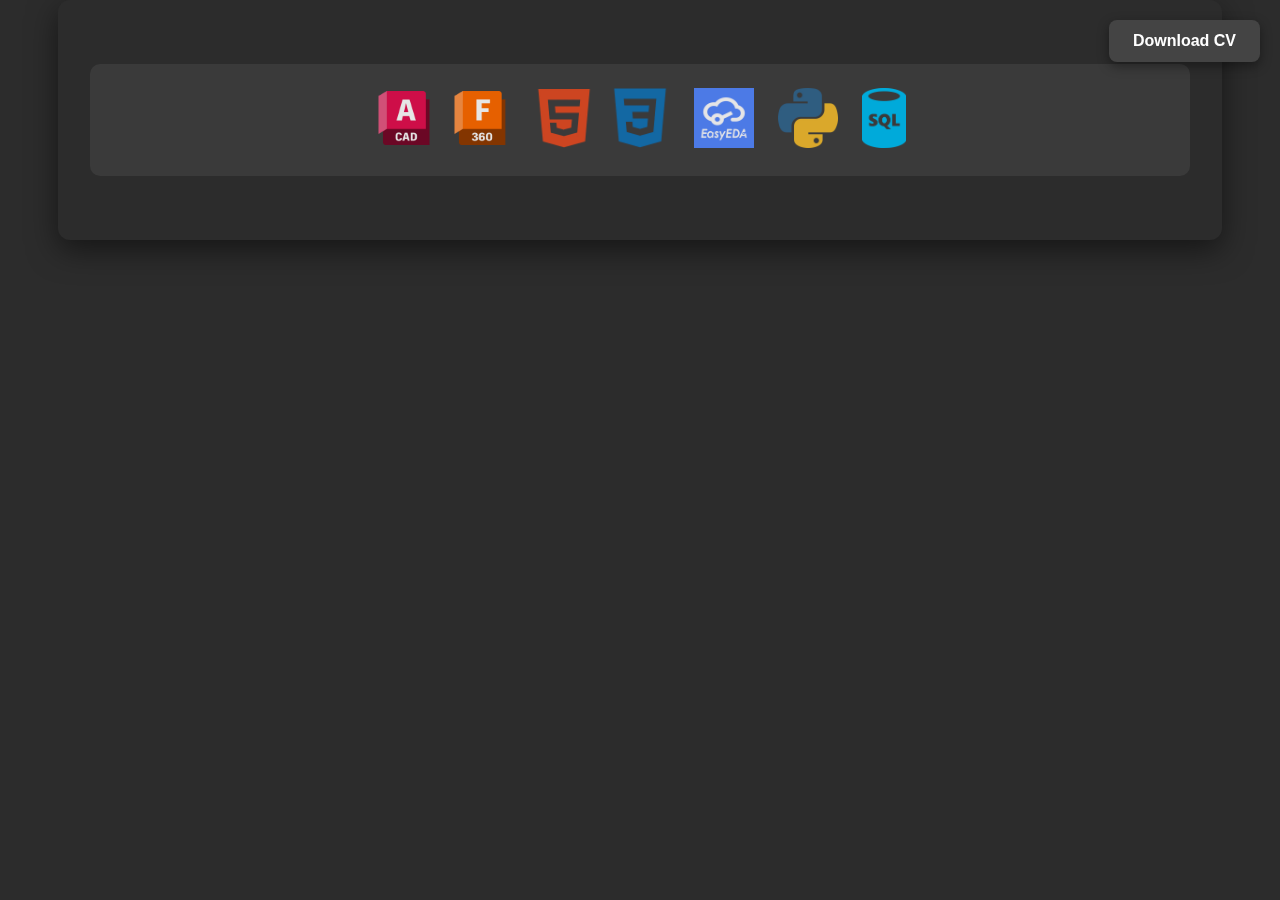
<file: cv.html>
<!DOCTYPE html>
<html lang="en">
<head>
  <meta charset="UTF-8" />
  <meta name="viewport" content="width=device-width, initial-scale=1" />
  <title>Lewis Cowle - CV</title>
  <style>
    body {
      font-family: 'Work Sans', sans-serif;
      background-color: #2c2c2c;
      color: #e0e0e0;
      margin: 0;
      padding: 0;
      position: relative;
    }

    .container {
      max-width: 1100px;
      margin: auto;
      padding: 2rem;
      background-color: #2c2c2c;
      border-radius: 12px;
      box-shadow: 0 10px 30px rgba(0, 0, 0, 0.5);
    }

    header {
      text-align: center;
      border-bottom: 1px solid #444;
      padding-bottom: 1.5rem;
      margin-bottom: 2.5rem;
    }

    header h1 {
      font-size: 3.75rem;
      font-weight: 700;
      font-family: 'Playfair Display', serif;
      color: #b49f89;
      margin-bottom: 0.5rem;
      letter-spacing: 1.5px;
      transition: text-shadow 0.3s ease-in-out;
    }

    header h1:hover {
      text-shadow: 0 0 5px rgba(180, 159, 137, 1), 0 0 10px rgba(180, 159, 137, 0.6);
    }

    header p {
      font-size: 1rem;
      color: #bbb;
      line-height: 1.4;
    }

    a {
      color: #64b5f6;
      text-decoration: none;
    }

    a:hover {
      text-decoration: underline;
    }

    .download-btn {
      position: fixed;
      top: 20px;
      right: 20px;
      background-color: #444;
      color: #fff;
      text-decoration: none;
      padding: 12px 24px;
      border-radius: 8px;
      font-weight: 600;
      font-size: 1rem;
      transition: background 0.3s ease-in-out, transform 0.2s ease-in-out;
      box-shadow: 0 4px 12px rgba(0, 0, 0, 0.4);
      z-index: 1000;
    }

    .download-btn:hover {
      background-color: #b49f89;
      transform: translateY(-2px);
    }

    .main {
      display: flex;
      flex-wrap: wrap;
      gap: 2rem;
    }

    aside {
      flex: 1;
      min-width: 250px;
      background-color: #3a3a3a;
      padding: 1.5rem;
      border-radius: 10px;
    }

    main {
      flex: 2;
      min-width: 300px;
      background-color: #3a3a3a;
      padding: 1.5rem;
      border-radius: 10px;
    }

    section {
      margin-bottom: 2rem;
    }

    h2 {
      font-size: 1.6rem;
      border-bottom: 1px solid #555;
      padding-bottom: 0.4rem;
      margin-bottom: 1rem;
      color: #b49f89;
      font-family: 'Playfair Display', serif;
    }

    h3 {
      font-size: 1.2rem;
      color: #888;
      margin-top: 1rem;
      margin-bottom: 0.3rem;
      font-family: 'Playfair Display', serif;
    }

    ul {
      padding-left: 1.2rem;
      list-style: disc;
    }

    ul li {
      margin-bottom: 0.5rem;
    }

    .tech-logos {
      background-color: #3a3a3a;
      padding: 1.5rem;
      border-radius: 10px;
      margin-top: 2rem;
    }

    .logo-container {
      display: flex;
      flex-wrap: wrap;
      gap: 1.5rem;
      justify-content: center;
      align-items: center;
    }

    .logo-pair {
      display: flex;
      gap: 1rem;
    }

    .logo-item {
      position: relative;
      display: inline-block;
    }

    .logo-item img {
      height: 60px;
      object-fit: contain;
      filter: brightness(0.9);
      transition: transform 0.2s ease-in-out;
    }

    .logo-item img:hover {
      transform: scale(1.05);
    }

    .logo-item span {
      position: absolute;
      bottom: -1.5rem;
      background-color: rgba(255, 255, 255, 0.9); /* Lighter background */
      color: #333;
      padding: 2px 6px;
      border-radius: 4px;
      font-size: 0.65rem; /* Smaller font size */
      opacity: 0;
      transform: translateY(10px);
      transition: opacity 0.3s ease, transform 0.3s ease;
      pointer-events: none;
      white-space: nowrap;
    }

    .logo-item:hover span {
      opacity: 1;
      transform: translateY(0);
    }

    @media (max-width: 768px) {
      .main {
        flex-direction: column;
      }

      aside, main {
        padding: 1rem;
      }
    }
  </style>
</head>
<body>
  <a
    class="download-btn"
    href="https://github.com/lewiscowle/lewiscowle/raw/main/lewisCowleCv.pdf"
    target="_blank"
    download
  >
    Download CV
  </a>

  <div class="container">
    <!-- header and main CV content omitted for brevity -->

    <!-- Tech Logo Block -->
    <section class="tech-logos">
      <div class="logo-container">
        <!-- AutoCAD + Fusion 360 -->
        <div class="logo-pair">
          <div class="logo-item">
            <img src="autocad-logo-png_seeklogo-482394.png" alt="AutoCAD Logo">
            <span>AutoCAD</span>
          </div>
          <div class="logo-item">
            <img src="fusion.png" alt="Fusion 360 Logo">
            <span>Fusion 360</span>
          </div>
        </div>

        <!-- HTML + CSS -->
        <div class="logo-pair">
          <div class="logo-item">
            <img src="html.webp" alt="HTML Logo">
            <span>HTML</span>
          </div>
          <div class="logo-item">
            <img src="css.webp" alt="CSS Logo">
            <span>CSS</span>
          </div>
        </div>

        <!-- Remaining logos -->
        <div class="logo-item">
          <img src="easyeda.png" alt="EasyEDA Logo">
          <span>EasyEDA</span>
        </div>
        <div class="logo-item">
          <img src="python.webp" alt="Python Logo">
          <span>Python</span>
        </div>
        <div class="logo-item">
          <img src="sql.png" alt="SQL Logo">
          <span>SQL</span>
        </div>
      </div>
    </section>
  </div>
</body>
</html>
</file>
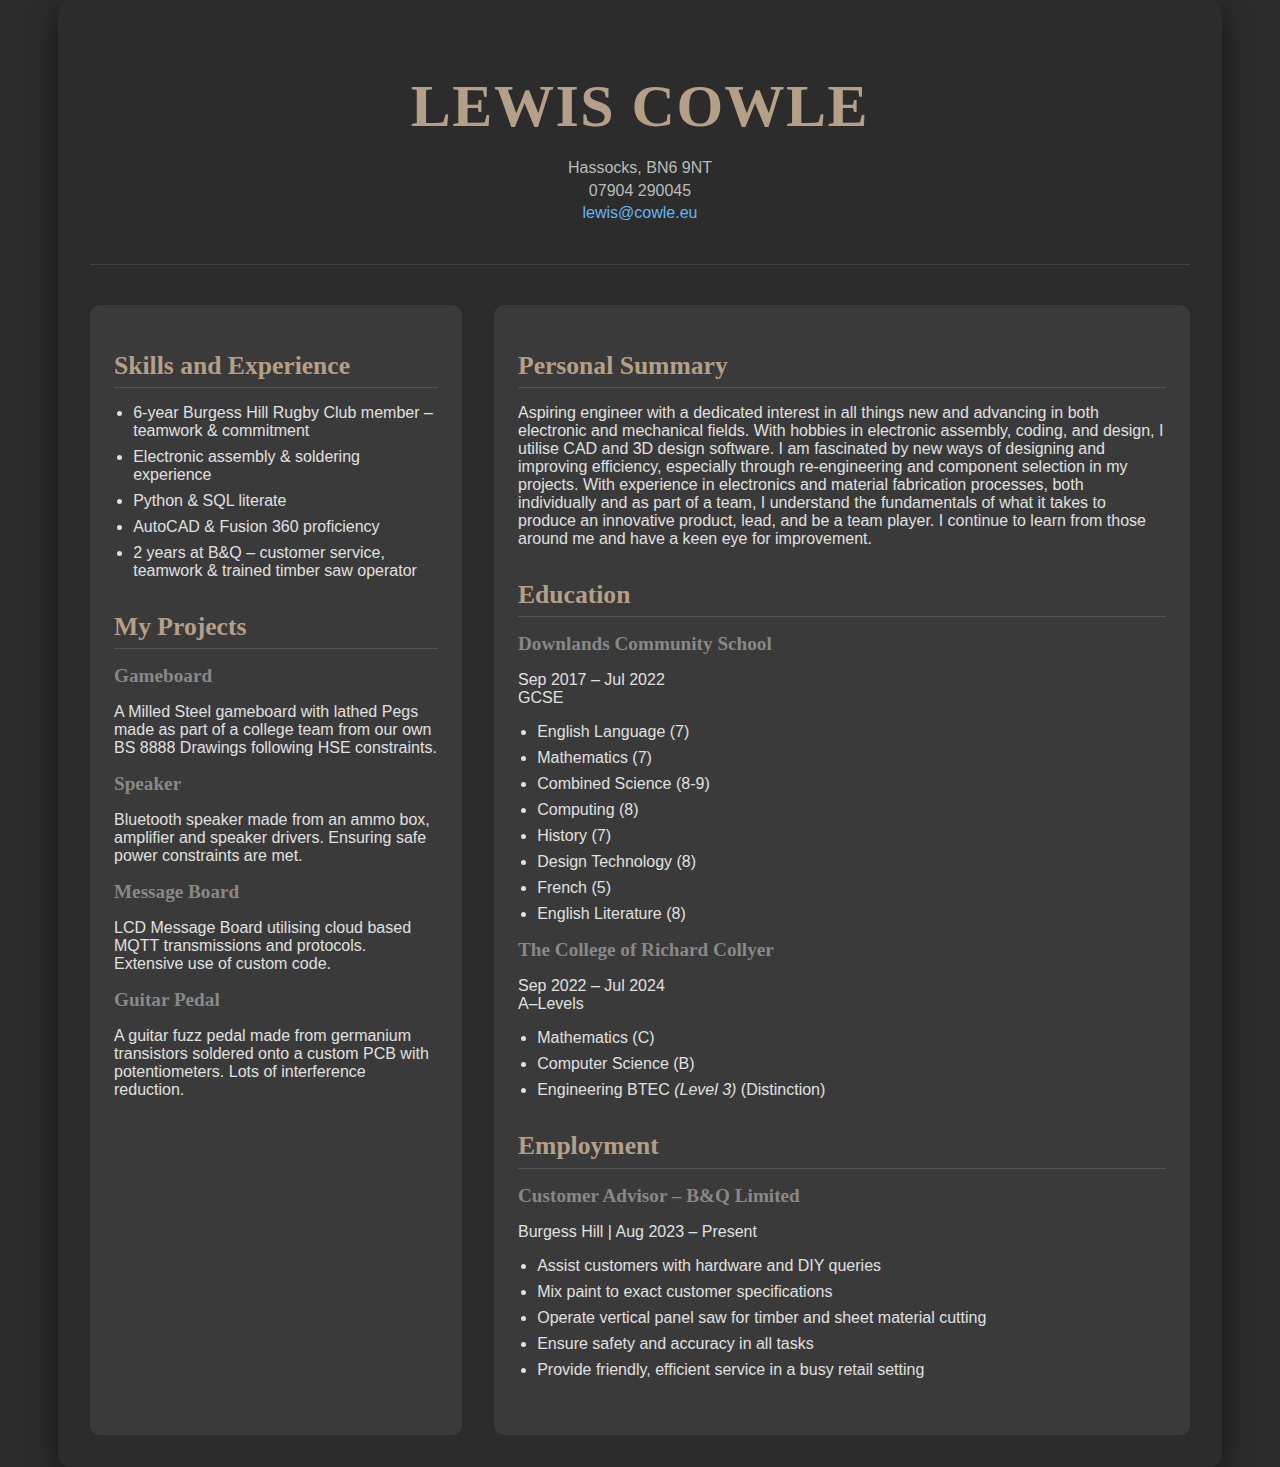
<file: index2.html>
<!DOCTYPE html>
<html lang="en">
<head>
  <meta charset="UTF-8">
  <meta name="viewport" content="width=device-width, initial-scale=1">
  <title>Lewis Cowle - CV</title>
  <link rel="stylesheet" href="styles.css">
</head>
<body>
  <div class="container">
    <header>
      <h1>LEWIS COWLE</h1>
      <p>Hassocks, BN6 9NT<br>07904 290045<br><a href="mailto:lewis@cowle.eu">lewis@cowle.eu</a></p>
    </header>

    <div class="main">
      <aside>
        <section>
          <h2>Skills and Experience</h2>
          <ul>
            <li>6-year Burgess Hill Rugby Club member – teamwork & commitment</li>
            <li>Electronic assembly & soldering experience</li>
            <li>Python & SQL literate</li>
            <li>AutoCAD & Fusion 360 proficiency</li>
            <li>2 years at B&Q – customer service, teamwork & trained timber saw operator</li>
          </ul>
        </section>

        <section>
          <h2>My Projects</h2>
          <h3>Gameboard</h3>
          <p>A Milled Steel gameboard with lathed Pegs made as part of a college team from our own BS 8888 Drawings following HSE constraints.</p>
          <h3>Speaker</h3>
          <p>Bluetooth speaker made from an ammo box, amplifier and speaker drivers. Ensuring safe power constraints are met.</p>
          <h3>Message Board</h3>
          <p>LCD Message Board utilising cloud based MQTT transmissions and protocols. Extensive use of custom code.</p>
          <h3>Guitar Pedal</h3>
          <p>A guitar fuzz pedal made from germanium transistors soldered onto a custom PCB with potentiometers. Lots of interference reduction.</p>
        </section>
      </aside>

      <main>
        <section>
          <h2>Personal Summary</h2>
          <p>Aspiring engineer with a dedicated interest in all things new and advancing in both electronic and mechanical fields. With hobbies in electronic assembly, coding, and design, I utilise CAD and 3D design software. I am fascinated by new ways of designing and improving efficiency, especially through re-engineering and component selection in my projects. With experience in electronics and material fabrication processes, both individually and as part of a team, I understand the fundamentals of what it takes to produce an innovative product, lead, and be a team player. I continue to learn from those around me and have a keen eye for improvement.</p>
        </section>

        <section>
          <h2>Education</h2>
          <h3>Downlands Community School</h3>
          <p>Sep 2017 – Jul 2022<br>GCSE</p>
          <ul>
            <li>English Language (7)</li>
            <li>Mathematics (7)</li>
            <li>Combined Science (8-9)</li>
            <li>Computing (8)</li>
            <li>History (7)</li>
            <li>Design Technology (8)</li>
            <li>French (5)</li>
            <li>English Literature (8)</li>
          </ul>

          <h3>The College of Richard Collyer</h3>
          <p>Sep 2022 – Jul 2024<br>A–Levels</p>
          <ul>
            <li>Mathematics (C)</li>
            <li>Computer Science (B)</li>
            <li>Engineering BTEC <em>(Level 3)</em> (Distinction)</li>
          </ul>
        </section>

        <section>
          <h2>Employment</h2>
          <h3>Customer Advisor – B&Q Limited</h3>
          <p>Burgess Hill | Aug 2023 – Present</p>
          <ul>
            <li>Assist customers with hardware and DIY queries</li>
            <li>Mix paint to exact customer specifications</li>
            <li>Operate vertical panel saw for timber and sheet material cutting</li>
            <li>Ensure safety and accuracy in all tasks</li>
            <li>Provide friendly, efficient service in a busy retail setting</li>
          </ul>
        </section>
      </main>
    </div>
  </div>
</body>
</html>
</file>
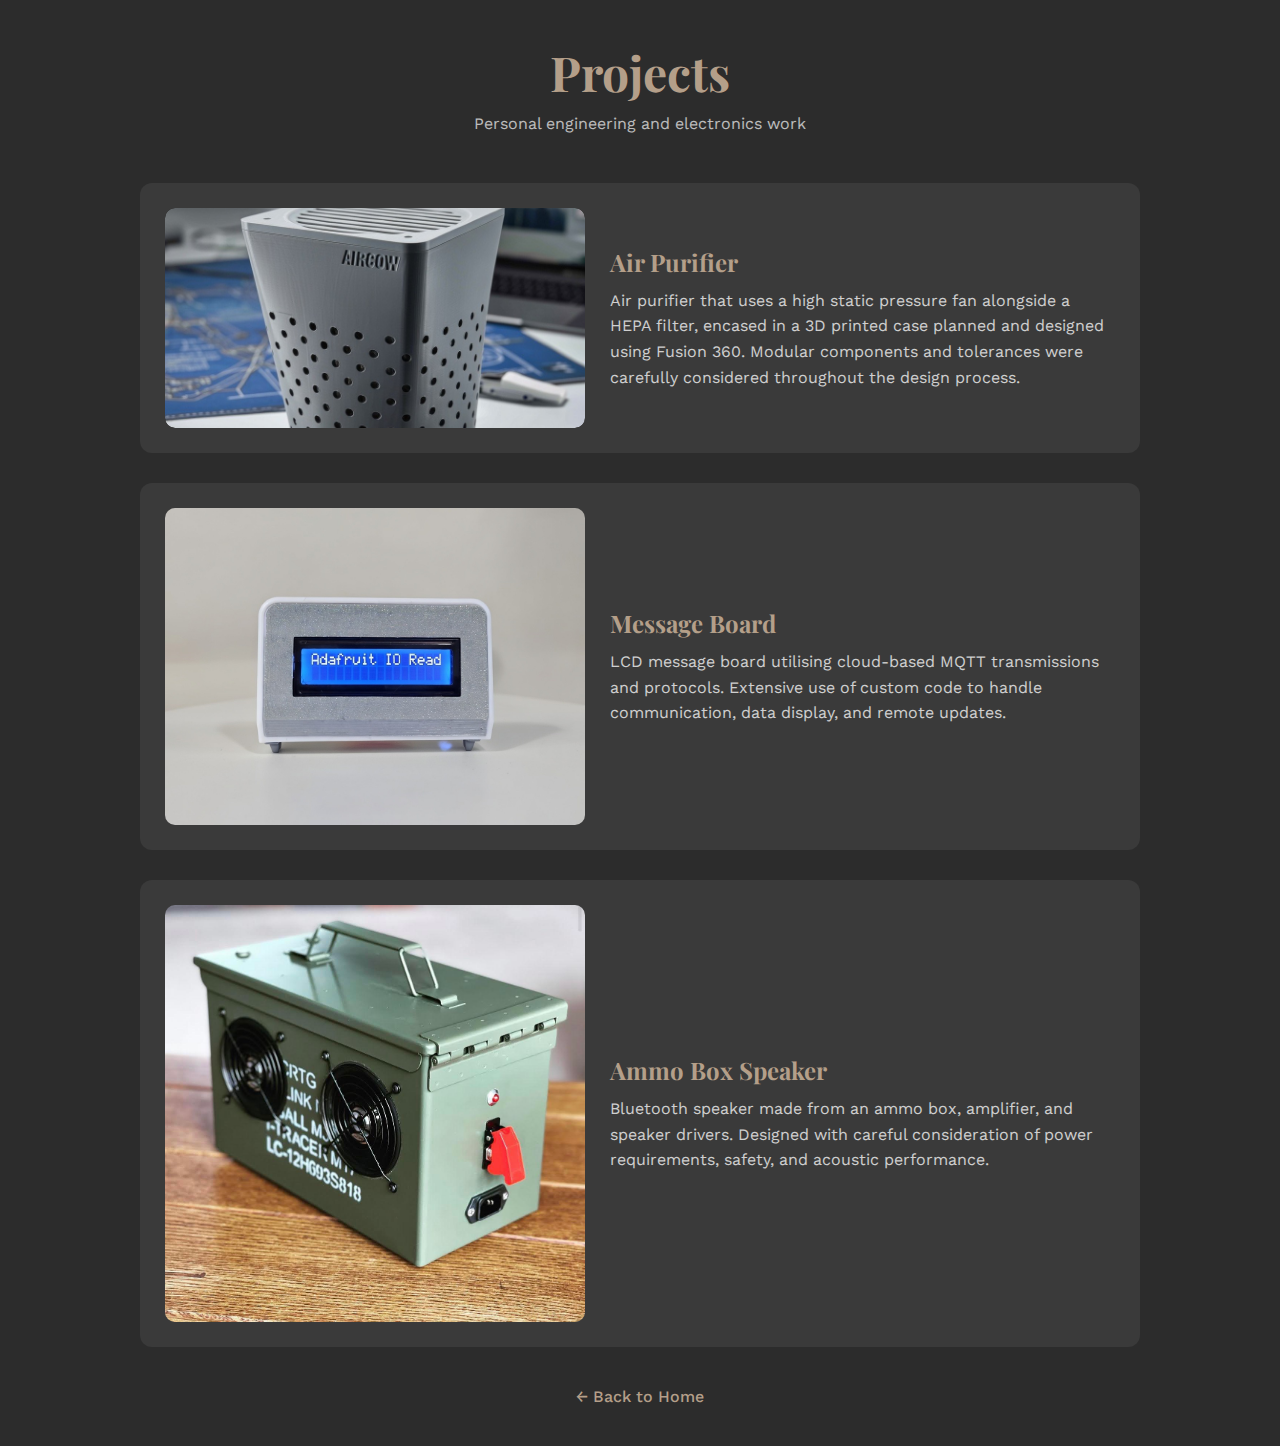
<file: projects.html>
<!DOCTYPE html>
<html lang="en">
<head>
  <meta charset="UTF-8" />
  <meta name="viewport" content="width=device-width, initial-scale=1.0"/>
  <title>Lewis Cowle | Projects</title>

  <style>
    @import url('https://fonts.googleapis.com/css2?family=Playfair+Display:wght@700&family=Work+Sans:wght@300;500&display=swap');

    :root {
      --bg-color: #2c2c2c;
      --card-bg: #3a3a3a;
      --text-color: #e0e0e0;
      --accent-color: #b49f89;
      --font-heading: 'Playfair Display', serif;
      --font-body: 'Work Sans', sans-serif;
    }

    * {
      box-sizing: border-box;
      margin: 0;
      padding: 0;
    }

    body {
      background-color: var(--bg-color);
      color: var(--text-color);
      font-family: var(--font-body);
      padding: 40px 20px;
    }

    header {
      text-align: center;
      margin-bottom: 50px;
    }

    header h1 {
      font-family: var(--font-heading);
      font-size: 3rem;
      color: var(--accent-color);
      margin-bottom: 10px;
    }

    header p {
      opacity: 0.8;
    }

    .projects {
      max-width: 1000px;
      margin: auto;
      display: grid;
      gap: 30px;
    }

    .project-card {
      background-color: var(--card-bg);
      border-radius: 12px;
      padding: 25px;
      display: grid;
      grid-template-columns: 1fr 1.2fr;
      gap: 25px;
      align-items: center;
    }

    .project-card img {
      width: 100%;
      border-radius: 10px;
      object-fit: cover;
      background-color: #2a2a2a;
      min-height: 220px;
    }

    .project-content h2 {
      font-family: var(--font-heading);
      color: var(--accent-color);
      margin-bottom: 10px;
    }

    .project-content p {
      line-height: 1.6;
      opacity: 0.9;
    }

    .back-link {
      display: inline-block;
      margin-top: 40px;
      text-align: center;
      color: var(--accent-color);
      text-decoration: none;
      font-weight: 500;
    }

    .back-link:hover {
      text-decoration: underline;
    }
    
    .media-container {
      position: relative;
      width: 100%;
      min-height: 220px;
      border-radius: 10px;
      overflow: hidden;
      background-color: #2a2a2a;
    }
    
    .media-container img,
    .media-container video {
      width: 100%;
      height: 100%;
      object-fit: cover;
      position: absolute;
      top: 0;
      left: 0;
      transition: opacity 0.4s ease;
    }
    
    .media-container video {
      opacity: 0;
      pointer-events: none;
    }
    
    .media-container:hover video {
      opacity: 1;
    }
    
    .media-container:hover img {
      opacity: 0;
    }


    @media (max-width: 768px) {
      .project-card {
        grid-template-columns: 1fr;
      }
      
    }
  </style>
</head>

<body>

  <header>
    <h1>Projects</h1>
    <p>Personal engineering and electronics work</p>
  </header>

  <section class="projects">

    <!-- Air Purifier -->
    <div class="project-card">
      <div class="media-container">
        <img src="air-purifier.jpg" alt="3D Printed Air Purifier Project">
        <video src="air-purifier.mp4" muted loop></video>
      </div>
    
      <div class="project-content">
        <h2>Air Purifier</h2>
        <p>
          Air purifier that uses a high static pressure fan alongside a HEPA filter,
          encased in a 3D printed case planned and designed using Fusion 360.
          Modular components and tolerances were carefully considered throughout
          the design process.
        </p>
      </div>
    </div>

    <!-- Message Board -->
    <div class="project-card">
      <img src="message-board.jpg" alt="LCD Message Board Project">
      <div class="project-content">
        <h2>Message Board</h2>
        <p>
          LCD message board utilising cloud-based MQTT transmissions and protocols.
          Extensive use of custom code to handle communication, data display,
          and remote updates.
        </p>
      </div>
    </div>

    <!-- Ammo Box Speaker -->
    <div class="project-card">
      <img src="ammo-speaker.jpg" alt="Ammo Box Bluetooth Speaker">
      <div class="project-content">
        <h2>Ammo Box Speaker</h2>
        <p>
          Bluetooth speaker made from an ammo box, amplifier, and speaker drivers.
          Designed with careful consideration of power requirements, safety,
          and acoustic performance.
        </p>
      </div>
    </div>

  </section>

  <div style="text-align:center;">
    <a class="back-link" href="index.html">← Back to Home</a>
  </div>

  <!-- Hover video logic -->
  <script>
    document.querySelectorAll('.media-container').forEach(container => {
      const video = container.querySelector('video');

      container.addEventListener('mouseenter', () => {
        video.play();
      });

      container.addEventListener('mouseleave', () => {
        video.pause();
        video.currentTime = 0;
      });
    });
  </script>
  
</body>
</html>
</file>
<file: styles.css>
body {
  font-family: 'Work Sans', sans-serif;
  background-color: #2c2c2c;
  color: #e0e0e0;
  margin: 0;
  padding: 0;
  position: relative;
}

.container {
  max-width: 1100px;
  margin: auto;
  padding: 2rem;
  background-color: #2c2c2c;
  border-radius: 12px;
  box-shadow: 0 10px 30px rgba(0, 0, 0, 0.5);
}

header {
  text-align: center;
  border-bottom: 1px solid #444;
  padding-bottom: 1.5rem;
  margin-bottom: 2.5rem;
}

header h1 {
  font-size: 3.75rem;
  font-weight: 700;
  font-family: 'Playfair Display', serif;
  color: #b49f89;
  margin-bottom: 0.5rem;
  letter-spacing: 1.5px;
}

header p {
  font-size: 1rem;
  color: #bbb;
  line-height: 1.4;
}

a {
  color: #64b5f6;
  text-decoration: none;
}

a:hover {
  text-decoration: underline;
}

.download-btn {
  position: absolute;
  top: 20px;
  right: 20px;
  background-color: #444;
  color: #fff;
  text-decoration: none;
  padding: 10px 20px;
  border-radius: 5px;
  font-weight: 500;
  font-size: 0.95rem;
  transition: background 0.3s ease-in-out, transform 0.2s ease-in-out;
  box-shadow: 0 4px 8px rgba(0, 0, 0, 0.3);
  z-index: 1000;
}

.download-btn:hover {
  background-color: #b49f89;
  transform: translateY(-2px);
}

.main {
  display: flex;
  flex-wrap: wrap;
  gap: 2rem;
}

aside {
  flex: 1;
  min-width: 250px;
  background-color: #3a3a3a;
  padding: 1.5rem;
  border-radius: 10px;
}

main {
  flex: 2;
  min-width: 300px;
  background-color: #3a3a3a;
  padding: 1.5rem;
  border-radius: 10px;
}

section {
  margin-bottom: 2rem;
}

h2 {
  font-size: 1.6rem;
  border-bottom: 1px solid #555;
  padding-bottom: 0.4rem;
  margin-bottom: 1rem;
  color: #b49f89;
  font-family: 'Playfair Display', serif;
}

h3 {
  font-size: 1.2rem;
  color: #888;
  margin-top: 1rem;
  margin-bottom: 0.3rem;
  font-family: 'Playfair Display', serif;
}

ul {
  padding-left: 1.2rem;
  list-style: disc;
}

ul li {
  margin-bottom: 0.5rem;
}

@media (max-width: 768px) {
  .main {
    flex-direction: column;
  }

  aside, main {
    padding: 1rem;
  }
}
</file>
